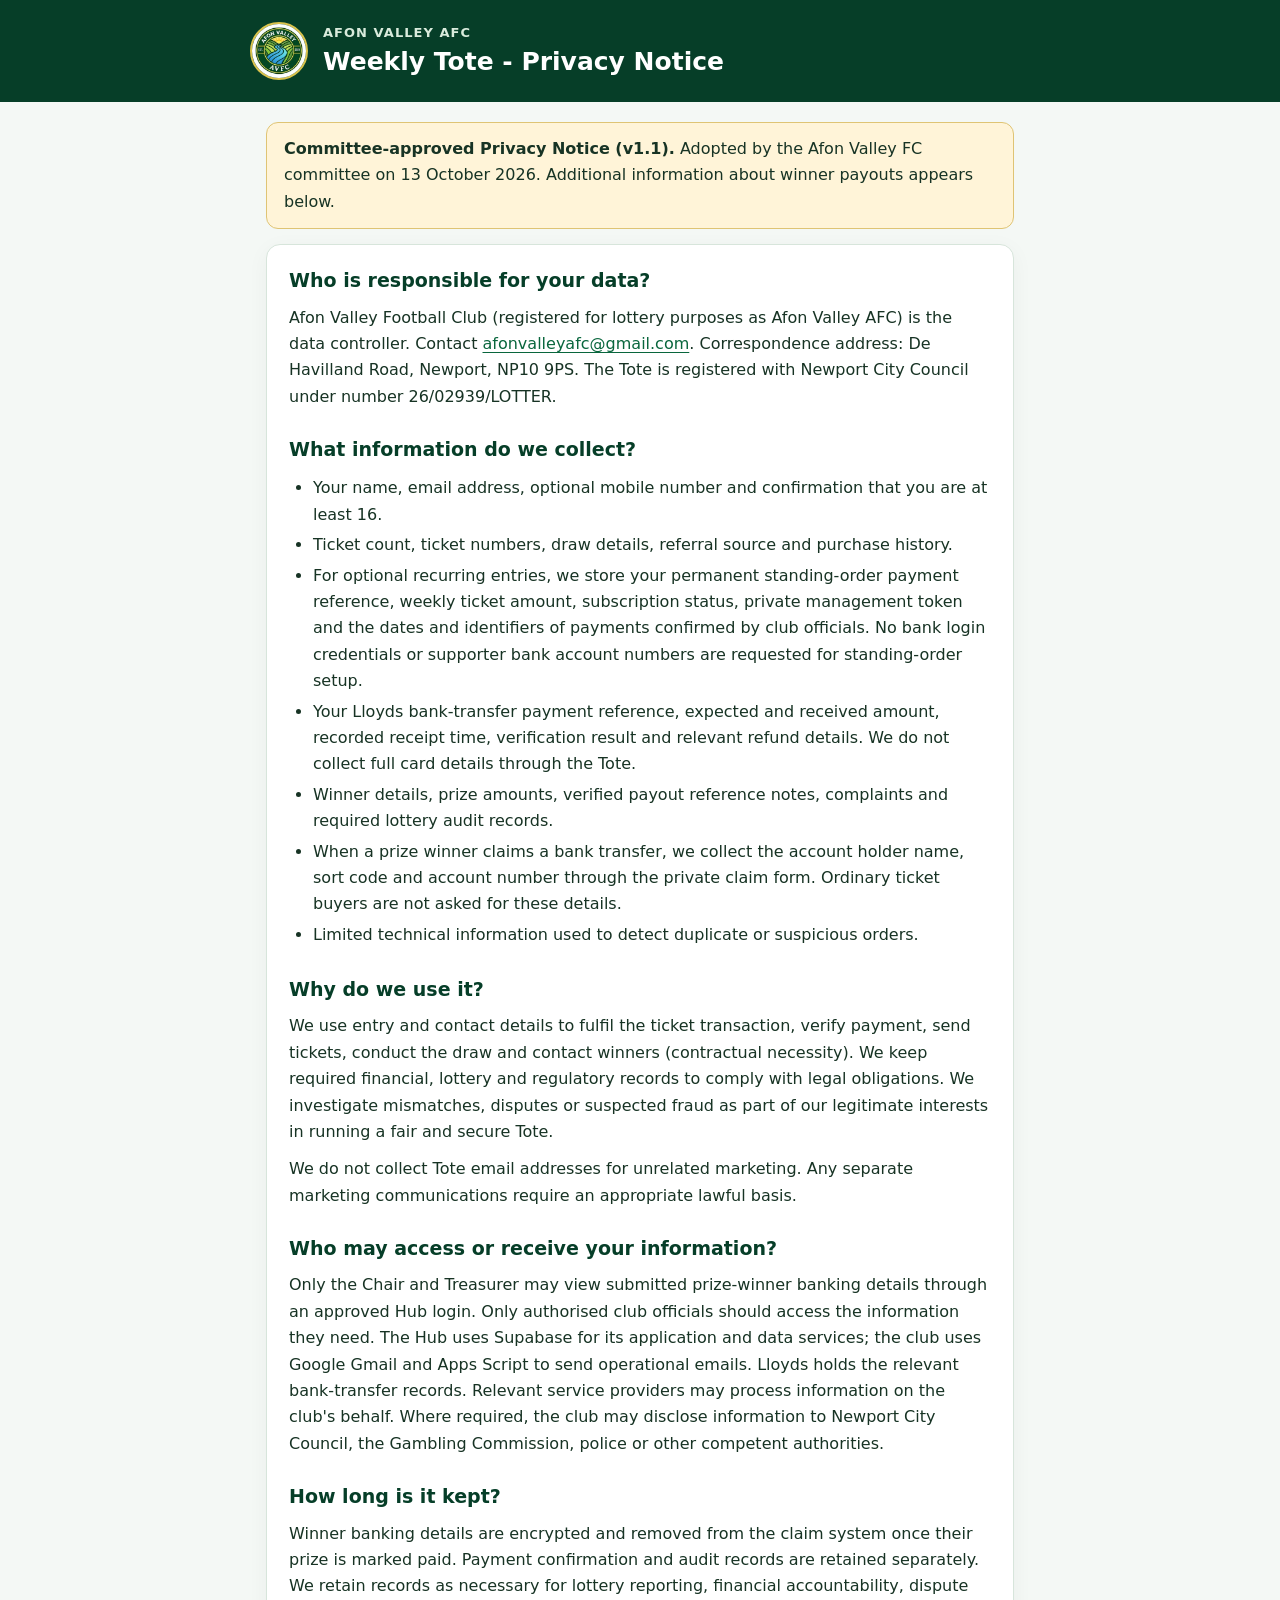
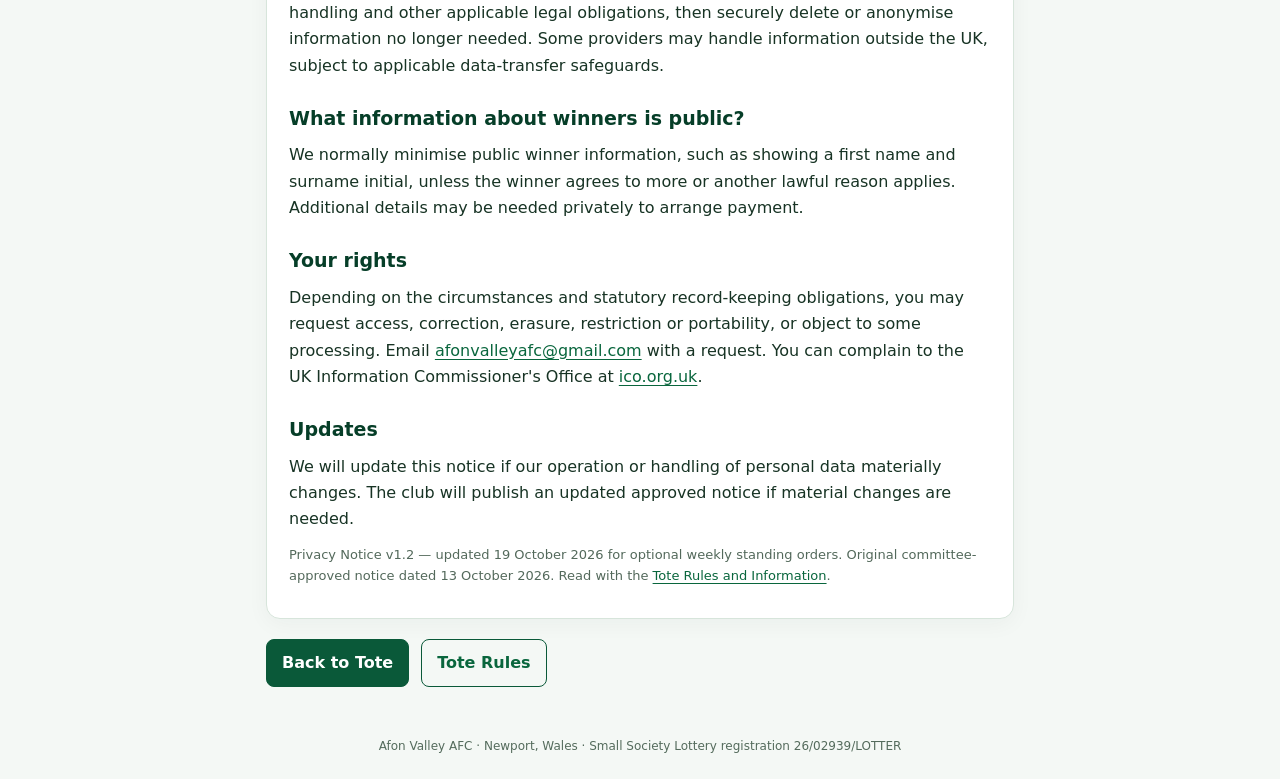
<file: tote-privacy.html>
<!doctype html>
<html lang="en-GB"><head>
<meta charset="utf-8"><meta name="viewport" content="width=device-width,initial-scale=1">
<meta name="theme-color" content="#063e28">
<meta name="description" content="Privacy information for the Afon Valley AFC weekly Tote lottery.">
<title>Tote Privacy Notice | Afon Valley AFC</title>
<style>
:root{font-family:system-ui,-apple-system,BlinkMacSystemFont,"Segoe UI",sans-serif;color:#173324;background:#f4f8f5}
*{box-sizing:border-box}body{margin:0;line-height:1.65}
header{background:#063e28;color:white;padding:22px 18px}
.head{max-width:780px;margin:auto;display:flex;align-items:center;gap:15px}
.logo{width:58px;height:58px;border:2px solid #d9c24d;border-radius:50%;object-fit:cover}
.brand{font-size:13px;font-weight:700;color:#d9ebdc;letter-spacing:.08em}
header h1{font-size:25px;line-height:1.2;margin:3px 0}
main{max-width:780px;margin:20px auto 50px;padding:0 16px}
.notice{background:#fff4d8;border:1px solid #dfc474;border-radius:12px;padding:13px 17px;margin-bottom:15px}
article{background:white;border:1px solid #d7e5db;border-radius:14px;padding:20px 22px;box-shadow:0 5px 22px #1535240b}
h2{font-size:19px;color:#063e28;margin:24px 0 8px}h2:first-child{margin-top:0}
p{margin:7px 0 11px}ul{padding-left:24px;margin:7px 0 14px}li{padding:2px 0}
a{color:#09663d;text-underline-offset:3px}a:focus-visible{outline:3px solid #e9c845;outline-offset:4px}
.small{font-size:13px;color:#53695b}
.bottom{display:flex;flex-wrap:wrap;gap:12px;margin:20px 0}
.btn{display:inline-block;padding:10px 15px;border-radius:8px;border:1px solid #0a5939;font-weight:700;text-decoration:none}.btn.primary{background:#0a5939;color:white}
footer{text-align:center;font-size:12px;color:#546b5c;padding-bottom:22px}
@media(max-width:480px){header h1{font-size:21px}.logo{width:48px;height:48px}article{padding:17px 16px}}
@media print{.bottom{display:none}body{background:white}article{box-shadow:none}}
</style></head><body>
<header><div class="head"><img class="logo" src="./avfc-logo.jpg" alt="Afon Valley FC crest"><div><div class="brand">AFON VALLEY AFC</div><h1>Weekly Tote - Privacy Notice</h1></div></div></header>
<main>
<div class="notice"><strong>Committee-approved Privacy Notice (v1.1).</strong> Adopted by the Afon Valley FC committee on 13 October 2026. Additional information about winner payouts appears below.</div>
<article>
<h2>Who is responsible for your data?</h2>
<p>Afon Valley Football Club (registered for lottery purposes as Afon Valley AFC) is the data controller. Contact <a href="mailto:afonvalleyafc@gmail.com">afonvalleyafc@gmail.com</a>. Correspondence address: De Havilland Road, Newport, NP10 9PS. The Tote is registered with Newport City Council under number 26/02939/LOTTER.</p>
<h2>What information do we collect?</h2>
<ul>
<li>Your name, email address, optional mobile number and confirmation that you are at least 16.</li>
<li>Ticket count, ticket numbers, draw details, referral source and purchase history.</li>
<li>For optional recurring entries, we store your permanent standing-order payment reference, weekly ticket amount, subscription status, private management token and the dates and identifiers of payments confirmed by club officials. No bank login credentials or supporter bank account numbers are requested for standing-order setup.</li>
<li>Your Lloyds bank-transfer payment reference, expected and received amount, recorded receipt time, verification result and relevant refund details. We do not collect full card details through the Tote.</li>
<li>Winner details, prize amounts, verified payout reference notes, complaints and required lottery audit records.</li>
<li>When a prize winner claims a bank transfer, we collect the account holder name, sort code and account number through the private claim form. Ordinary ticket buyers are not asked for these details.</li>
<li>Limited technical information used to detect duplicate or suspicious orders.</li>
</ul>
<h2>Why do we use it?</h2>
<p>We use entry and contact details to fulfil the ticket transaction, verify payment, send tickets, conduct the draw and contact winners (contractual necessity). We keep required financial, lottery and regulatory records to comply with legal obligations. We investigate mismatches, disputes or suspected fraud as part of our legitimate interests in running a fair and secure Tote.</p>
<p>We do not collect Tote email addresses for unrelated marketing. Any separate marketing communications require an appropriate lawful basis.</p>
<h2>Who may access or receive your information?</h2>
<p>Only the Chair and Treasurer may view submitted prize-winner banking details through an approved Hub login. Only authorised club officials should access the information they need. The Hub uses Supabase for its application and data services; the club uses Google Gmail and Apps Script to send operational emails. Lloyds holds the relevant bank-transfer records. Relevant service providers may process information on the club's behalf. Where required, the club may disclose information to Newport City Council, the Gambling Commission, police or other competent authorities.</p>
<h2>How long is it kept?</h2>
<p>Winner banking details are encrypted and removed from the claim system once their prize is marked paid. Payment confirmation and audit records are retained separately. We retain records as necessary for lottery reporting, financial accountability, dispute handling and other applicable legal obligations, then securely delete or anonymise information no longer needed. Some providers may handle information outside the UK, subject to applicable data-transfer safeguards.</p>
<h2>What information about winners is public?</h2>
<p>We normally minimise public winner information, such as showing a first name and surname initial, unless the winner agrees to more or another lawful reason applies. Additional details may be needed privately to arrange payment.</p>
<h2>Your rights</h2>
<p>Depending on the circumstances and statutory record-keeping obligations, you may request access, correction, erasure, restriction or portability, or object to some processing. Email <a href="mailto:afonvalleyafc@gmail.com">afonvalleyafc@gmail.com</a> with a request. You can complain to the UK Information Commissioner's Office at <a href="https://ico.org.uk/" target="_blank" rel="noopener noreferrer">ico.org.uk</a>.</p>
<h2>Updates</h2>
<p>We will update this notice if our operation or handling of personal data materially changes. The club will publish an updated approved notice if material changes are needed.</p>
<p class="small">Privacy Notice v1.2 — updated 19 October 2026 for optional weekly standing orders. Original committee-approved notice dated 13 October 2026. Read with the <a href="./tote-rules.html">Tote Rules and Information</a>.</p>
</article>
<div class="bottom"><a class="btn primary" href="./?tote=club">Back to Tote</a><a class="btn" href="./tote-rules.html">Tote Rules</a></div></main>
<footer>Afon Valley AFC · Newport, Wales · Small Society Lottery registration 26/02939/LOTTER</footer>
</body></html>
</file>
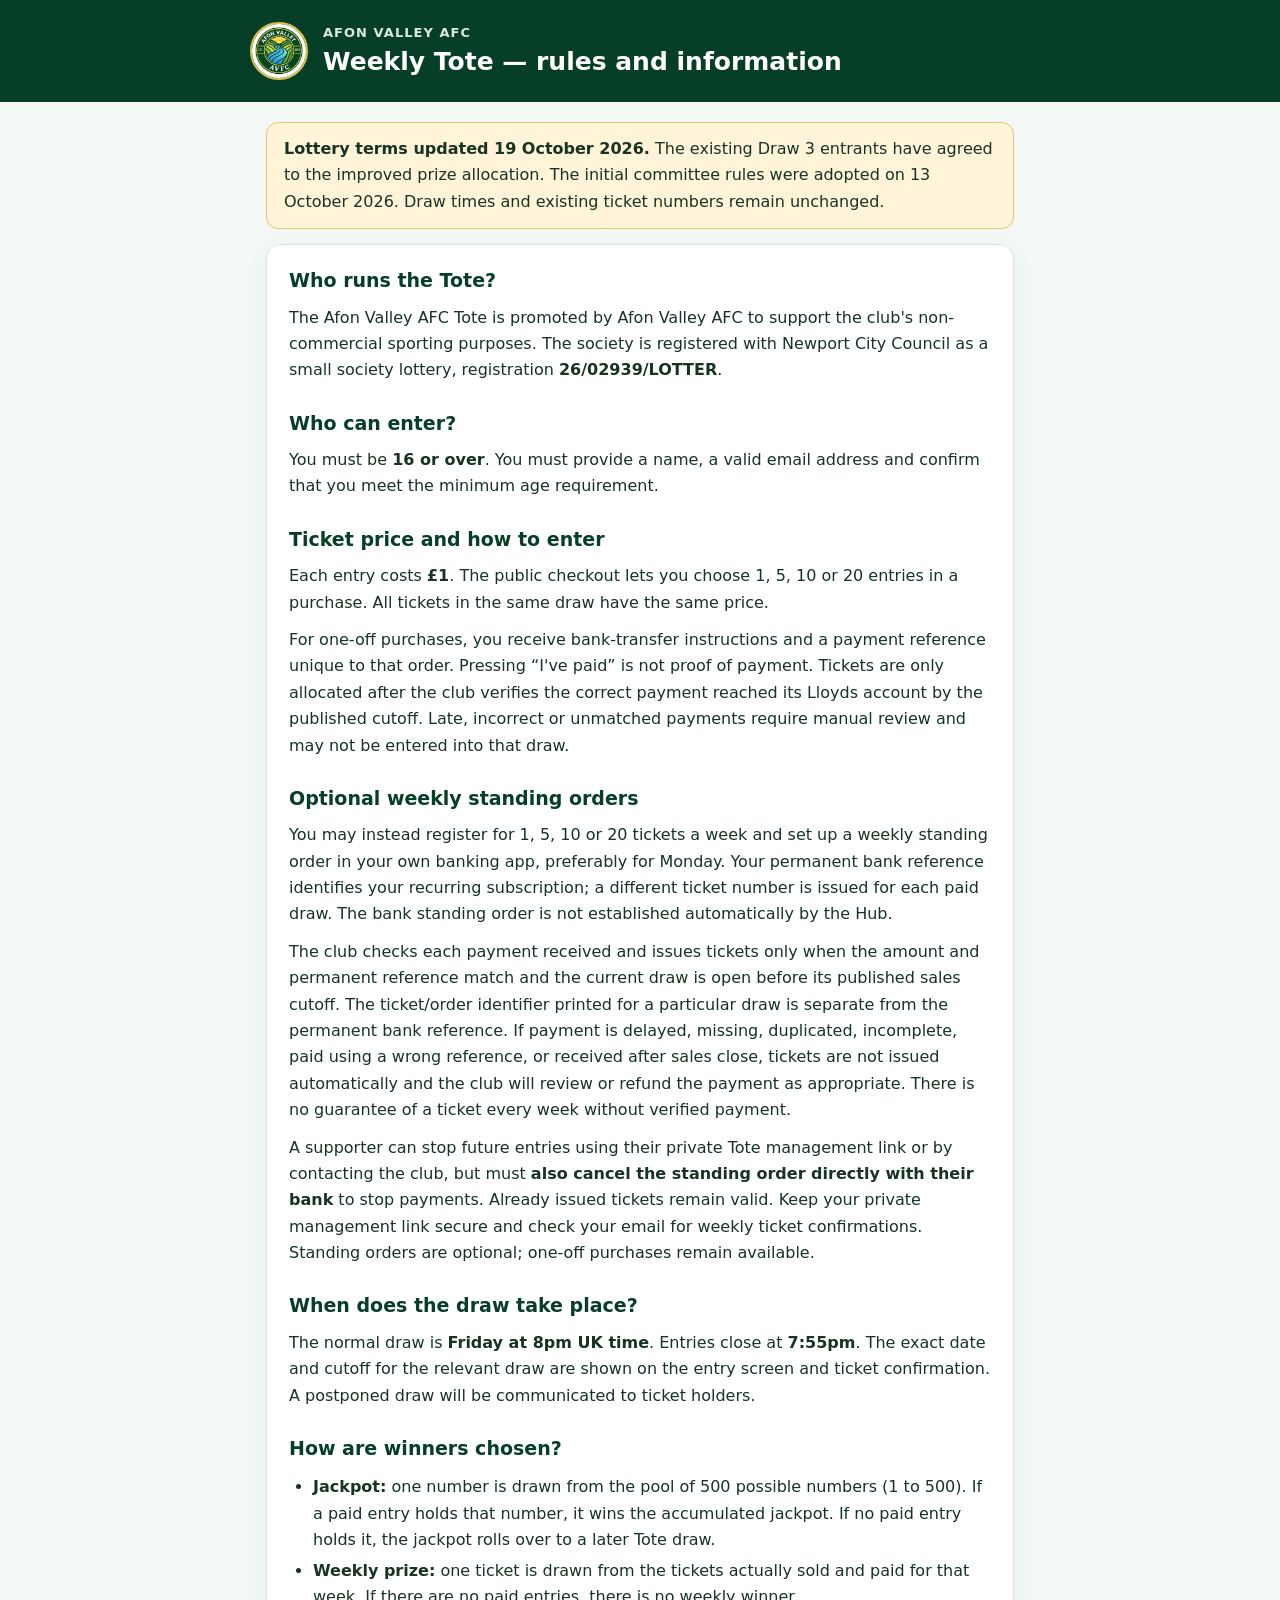
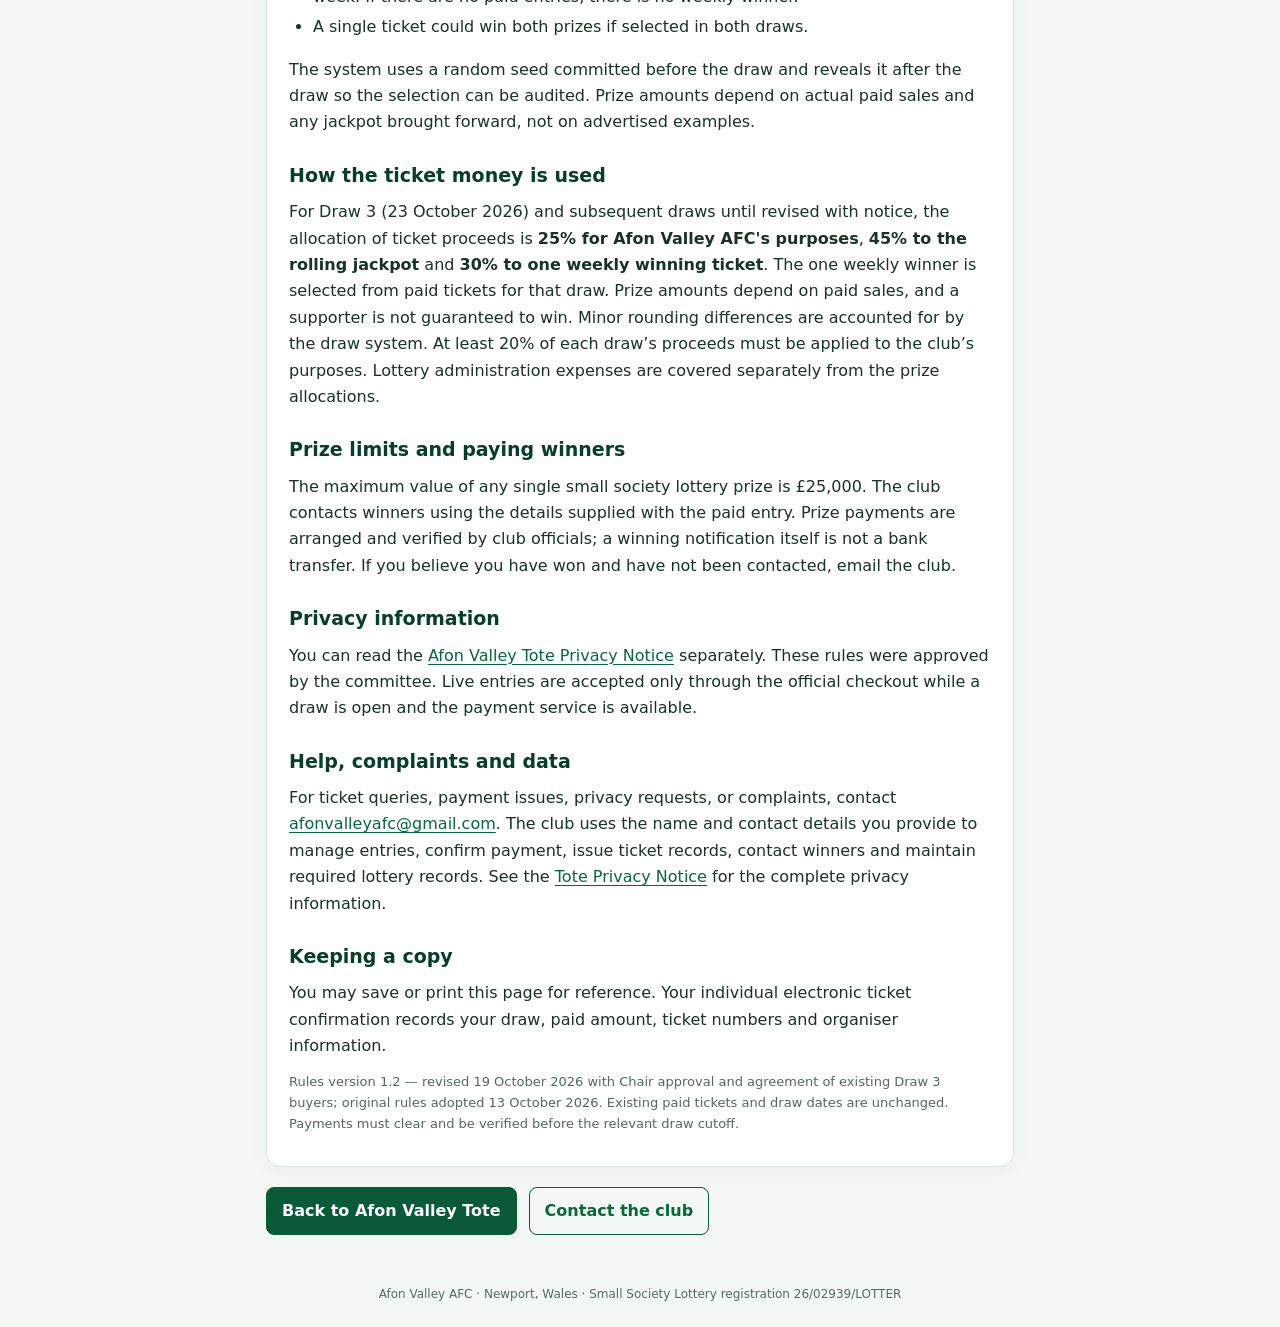
<file: tote-rules.html>
<!doctype html>
<html lang="en-GB">
<head>
<meta charset="utf-8">
<meta name="viewport" content="width=device-width,initial-scale=1">
<meta name="theme-color" content="#063e28">
<meta name="description" content="Information and rules for the Afon Valley AFC weekly Tote lottery.">
<title>Tote Rules | Afon Valley AFC</title>
<style>
:root{font-family:system-ui,-apple-system,BlinkMacSystemFont,"Segoe UI",sans-serif;color:#173324;background:#f4f8f5}
*{box-sizing:border-box}body{margin:0;line-height:1.65}
header{background:#063e28;color:#fff;padding:22px 18px}
.head{max-width:780px;margin:auto;display:flex;align-items:center;gap:15px}
.logo{width:58px;height:58px;border:2px solid #d9c24d;border-radius:50%;object-fit:cover}
.brand{font-size:13px;font-weight:700;color:#d9ebdc;letter-spacing:.08em}
header h1{font-size:25px;line-height:1.2;margin:3px 0}
main{max-width:780px;margin:20px auto 50px;padding:0 16px}
.notice{background:#fff4d8;border:1px solid #dfc474;border-radius:12px;padding:13px 17px;margin-bottom:15px}
article{background:#fff;border:1px solid #d7e5db;border-radius:14px;padding:20px 22px;box-shadow:0 5px 22px #1535240b}
h2{font-size:19px;color:#063e28;margin:24px 0 8px}
h2:first-child{margin-top:0}
p{margin:7px 0 11px}
ul{padding-left:24px;margin:7px 0 14px}li{padding:2px 0}
a{color:#09663d;text-underline-offset:3px}a:focus-visible{outline:3px solid #e9c845;outline-offset:4px}
.small{font-size:13px;color:#53695b}
.bottom{display:flex;flex-wrap:wrap;gap:12px;margin:20px 0}
.btn{display:inline-block;padding:10px 15px;border-radius:8px;border:1px solid #0a5939;font-weight:700;text-decoration:none}
.btn.primary{background:#0a5939;color:#fff}
footer{text-align:center;font-size:12px;color:#546b5c;padding-bottom:22px}
@media (max-width:480px){header h1{font-size:21px}.logo{width:48px;height:48px}article{padding:17px 16px}}
@media print{.bottom{display:none}body{background:#fff}article{box-shadow:none}}
</style>
</head>
<body>
<header><div class="head"><img class="logo" src="./avfc-logo.jpg" alt="Afon Valley football club badge"><div><div class="brand">AFON VALLEY AFC</div><h1>Weekly Tote — rules and information</h1></div></div></header>
<main>
<div class="notice"><strong>Lottery terms updated 19 October 2026.</strong> The existing Draw 3 entrants have agreed to the improved prize allocation. The initial committee rules were adopted on 13 October 2026. Draw times and existing ticket numbers remain unchanged.</div>
<article>
<h2>Who runs the Tote?</h2>
<p>The Afon Valley AFC Tote is promoted by Afon Valley AFC to support the club's non-commercial sporting purposes. The society is registered with Newport City Council as a small society lottery, registration <strong>26/02939/LOTTER</strong>.</p>
<h2>Who can enter?</h2>
<p>You must be <strong>16 or over</strong>. You must provide a name, a valid email address and confirm that you meet the minimum age requirement.</p>
<h2>Ticket price and how to enter</h2>
<p>Each entry costs <strong>£1</strong>. The public checkout lets you choose 1, 5, 10 or 20 entries in a purchase. All tickets in the same draw have the same price.</p>
<p>For one-off purchases, you receive bank-transfer instructions and a payment reference unique to that order. Pressing “I've paid” is not proof of payment. Tickets are only allocated after the club verifies the correct payment reached its Lloyds account by the published cutoff. Late, incorrect or unmatched payments require manual review and may not be entered into that draw.</p><h2>Optional weekly standing orders</h2><p>You may instead register for 1, 5, 10 or 20 tickets a week and set up a weekly standing order in your own banking app, preferably for Monday. Your permanent bank reference identifies your recurring subscription; a different ticket number is issued for each paid draw. The bank standing order is not established automatically by the Hub.</p><p>The club checks each payment received and issues tickets only when the amount and permanent reference match and the current draw is open before its published sales cutoff. The ticket/order identifier printed for a particular draw is separate from the permanent bank reference. If payment is delayed, missing, duplicated, incomplete, paid using a wrong reference, or received after sales close, tickets are not issued automatically and the club will review or refund the payment as appropriate. There is no guarantee of a ticket every week without verified payment.</p><p>A supporter can stop future entries using their private Tote management link or by contacting the club, but must <strong>also cancel the standing order directly with their bank</strong> to stop payments. Already issued tickets remain valid. Keep your private management link secure and check your email for weekly ticket confirmations. Standing orders are optional; one-off purchases remain available.</p>
<h2>When does the draw take place?</h2>
<p>The normal draw is <strong>Friday at 8pm UK time</strong>. Entries close at <strong>7:55pm</strong>. The exact date and cutoff for the relevant draw are shown on the entry screen and ticket confirmation. A postponed draw will be communicated to ticket holders.</p>
<h2>How are winners chosen?</h2>
<ul>
<li><strong>Jackpot:</strong> one number is drawn from the pool of 500 possible numbers (1 to 500). If a paid entry holds that number, it wins the accumulated jackpot. If no paid entry holds it, the jackpot rolls over to a later Tote draw.</li>
<li><strong>Weekly prize:</strong> one ticket is drawn from the tickets actually sold and paid for that week. If there are no paid entries, there is no weekly winner.</li>
<li>A single ticket could win both prizes if selected in both draws.</li>
</ul>
<p>The system uses a random seed committed before the draw and reveals it after the draw so the selection can be audited. Prize amounts depend on actual paid sales and any jackpot brought forward, not on advertised examples.</p>
<h2>How the ticket money is used</h2>
<p>For Draw 3 (23 October 2026) and subsequent draws until revised with notice, the allocation of ticket proceeds is <strong>25% for Afon Valley AFC's purposes</strong>, <strong>45% to the rolling jackpot</strong> and <strong>30% to one weekly winning ticket</strong>. The one weekly winner is selected from paid tickets for that draw. Prize amounts depend on paid sales, and a supporter is not guaranteed to win. Minor rounding differences are accounted for by the draw system. At least 20% of each draw’s proceeds must be applied to the club’s purposes. Lottery administration expenses are covered separately from the prize allocations.</p>
<h2>Prize limits and paying winners</h2>
<p>The maximum value of any single small society lottery prize is £25,000. The club contacts winners using the details supplied with the paid entry. Prize payments are arranged and verified by club officials; a winning notification itself is not a bank transfer. If you believe you have won and have not been contacted, email the club.</p>
<h2>Privacy information</h2><p>You can read the <a href="./tote-privacy.html">Afon Valley Tote Privacy Notice</a> separately. These rules were approved by the committee. Live entries are accepted only through the official checkout while a draw is open and the payment service is available.</p><h2>Help, complaints and data</h2>
<p>For ticket queries, payment issues, privacy requests, or complaints, contact <a href="mailto:afonvalleyafc@gmail.com">afonvalleyafc@gmail.com</a>. The club uses the name and contact details you provide to manage entries, confirm payment, issue ticket records, contact winners and maintain required lottery records. See the <a href="./tote-privacy.html">Tote Privacy Notice</a> for the complete privacy information.</p>
<h2>Keeping a copy</h2>
<p>You may save or print this page for reference. Your individual electronic ticket confirmation records your draw, paid amount, ticket numbers and organiser information.</p>
<p class="small">Rules version 1.2 — revised 19 October 2026 with Chair approval and agreement of existing Draw 3 buyers; original rules adopted 13 October 2026. Existing paid tickets and draw dates are unchanged. Payments must clear and be verified before the relevant draw cutoff.</p>
</article>
<div class="bottom"><a class="btn primary" href="./?tote=club">Back to Afon Valley Tote</a><a class="btn" href="mailto:afonvalleyafc@gmail.com">Contact the club</a></div>
</main>
<footer>Afon Valley AFC · Newport, Wales · Small Society Lottery registration 26/02939/LOTTER</footer>
</body>
</html>
</file>
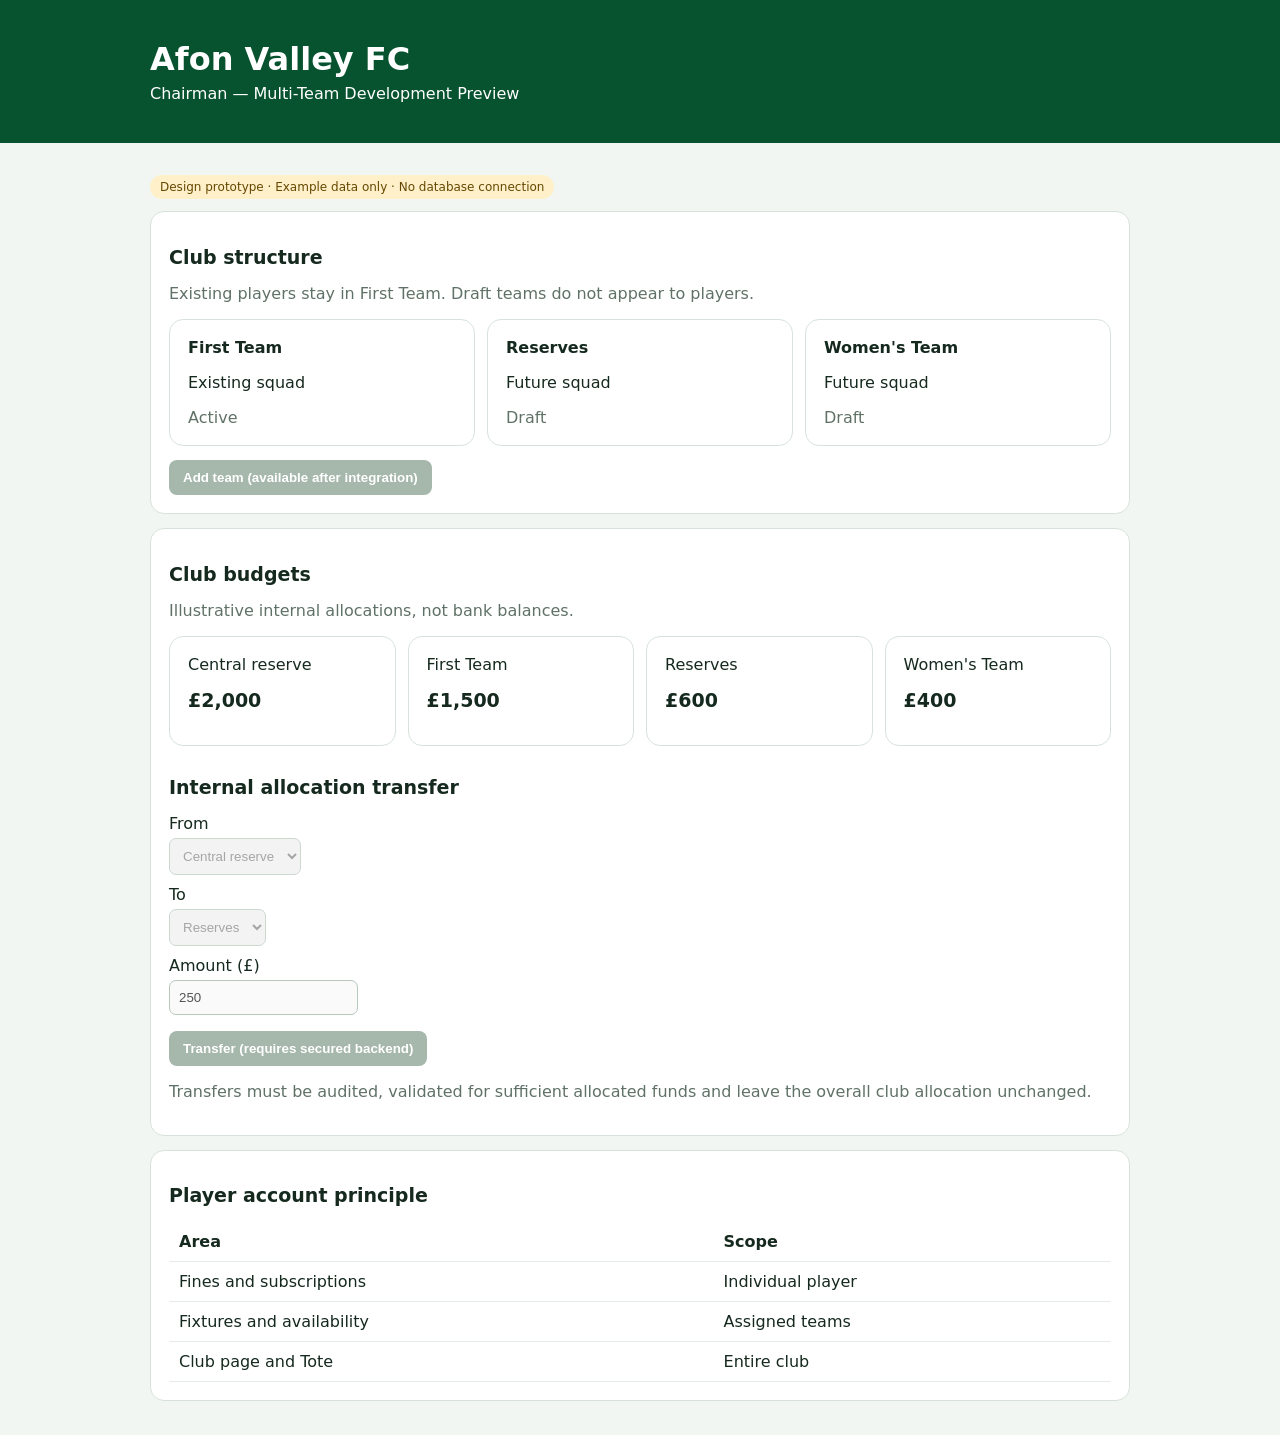
<file: previews/multi-team-chair.html>
<!doctype html><html lang="en"><head><meta charset="utf-8"><meta name="viewport" content="width=device-width,initial-scale=1"><title>Afon Valley FC — Chairman Multi-Team Preview</title><style>:root{font-family:system-ui,sans-serif;color:#15291e;background:#f2f6f2}body{margin:0}.top{background:#07532f;color:white;padding:20px}.wrap{max-width:980px;margin:auto;padding:20px}.grid{display:grid;grid-template-columns:repeat(auto-fit,minmax(200px,1fr));gap:12px}.card{background:white;border:1px solid #d7e3da;border-radius:14px;padding:18px;margin-bottom:14px}.muted{color:#607267}.pill{display:inline-block;border-radius:20px;background:#fff0c9;padding:5px 10px;color:#654800;font-size:12px}h1{margin:0 0 6px}h2{font-size:19px}button{border:0;border-radius:8px;padding:10px 14px;background:#07532f;color:white;font-weight:700;cursor:pointer}button:disabled{background:#a6b7ac;cursor:not-allowed}input,select{padding:9px;border:1px solid #b7c9bc;border-radius:7px;max-width:100%}label{display:block;margin:10px 0 5px}table{width:100%;border-collapse:collapse}td,th{text-align:left;padding:10px;border-bottom:1px solid #e5ebe7}@media(max-width:600px){.wrap{padding:12px}}</style></head><body><header class="top"><div class="wrap"><h1>Afon Valley FC</h1><div>Chairman — Multi-Team Development Preview</div></div></header><main class="wrap"><p class="pill">Design prototype · Example data only · No database connection</p><section class="card"><h2>Club structure</h2><p class="muted">Existing players stay in First Team. Draft teams do not appear to players.</p><div class="grid"><div class="card"><strong>First Team</strong><p>Existing squad</p><span class="muted">Active</span></div><div class="card"><strong>Reserves</strong><p>Future squad</p><span class="muted">Draft</span></div><div class="card"><strong>Women's Team</strong><p>Future squad</p><span class="muted">Draft</span></div></div><button disabled>Add team (available after integration)</button></section><section class="card"><h2>Club budgets</h2><p class="muted">Illustrative internal allocations, not bank balances.</p><div class="grid"><div class="card"><div>Central reserve</div><h2>£2,000</h2></div><div class="card"><div>First Team</div><h2>£1,500</h2></div><div class="card"><div>Reserves</div><h2>£600</h2></div><div class="card"><div>Women's Team</div><h2>£400</h2></div></div><h2>Internal allocation transfer</h2><label>From</label><select disabled><option>Central reserve</option></select><label>To</label><select disabled><option>Reserves</option></select><label>Amount (£)</label><input value="250" disabled><p><button disabled>Transfer (requires secured backend)</button></p><p class="muted">Transfers must be audited, validated for sufficient allocated funds and leave the overall club allocation unchanged.</p></section><section class="card"><h2>Player account principle</h2><table><tr><th>Area</th><th>Scope</th></tr><tr><td>Fines and subscriptions</td><td>Individual player</td></tr><tr><td>Fixtures and availability</td><td>Assigned teams</td></tr><tr><td>Club page and Tote</td><td>Entire club</td></tr></table></section></main></body></html>
</file>
